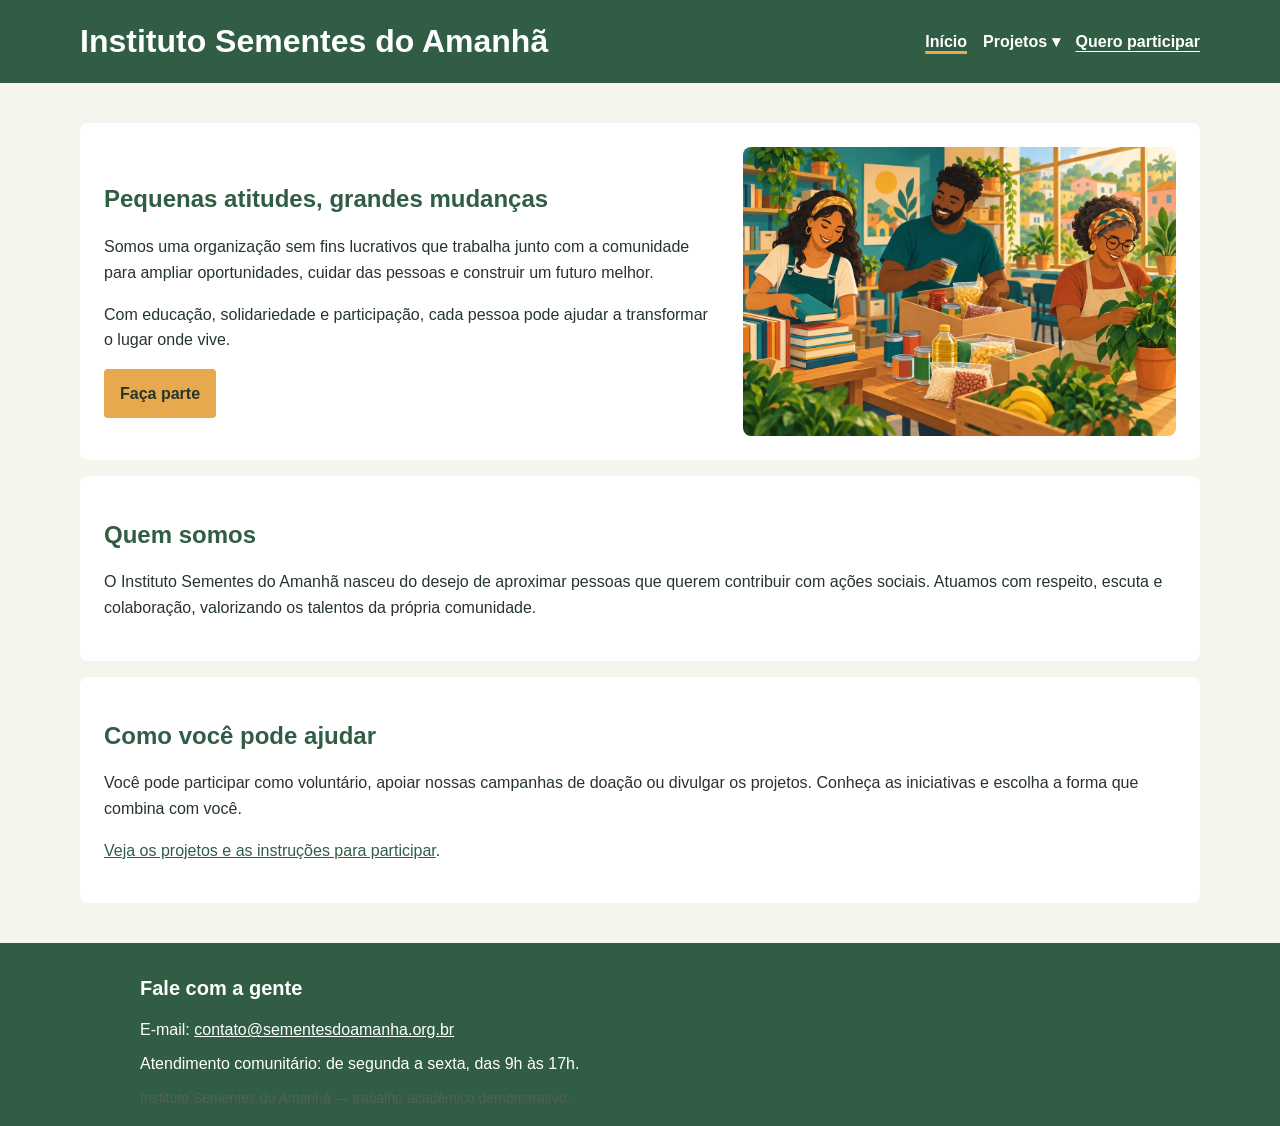
<file: index.html>
<!DOCTYPE html>
<html lang="pt-BR">
<head>
  <meta charset="UTF-8">
  <meta name="viewport" content="width=device-width, initial-scale=1.0">
  <title>Instituto Sementes do Amanhã</title>
  <link rel="stylesheet" href="assets/css/estilos.css">
</head>
<body>
  <header>
    <h1>Instituto Sementes do Amanhã</h1>
    <nav aria-label="Menu principal">
      <button class="menu-toggle" type="button" aria-expanded="false" aria-controls="menu-principal">
        <span class="icone-menu" aria-hidden="true">☰</span>
        <span>Menu</span>
      </button>
      <ul id="menu-principal" class="menu-principal">
        <li><a href="index.html" aria-current="page">Início</a></li>
        <li class="menu-dropdown">
          <details>
            <summary>Projetos</summary>
            <ul class="submenu">
              <li><a href="projetos.html">Todos os projetos</a></li>
              <li><a href="projetos.html#projeto-social">Projetos sociais</a></li>
              <li><a href="projetos.html#voluntariado">Voluntariado</a></li>
              <li><a href="projetos.html#doacoes">Doações</a></li>
            </ul>
          </details>
        </li>
        <li><a href="cadastro.html">Quero participar</a></li>
      </ul>
    </nav>
  </header>
  <main>
    <section class="hero" aria-labelledby="boas-vindas">
      <div>
        <h2 id="boas-vindas">Pequenas atitudes, grandes mudanças</h2>
        <p>Somos uma organização sem fins lucrativos que trabalha junto com a comunidade para ampliar oportunidades, cuidar das pessoas e construir um futuro melhor.</p>
        <p>Com educação, solidariedade e participação, cada pessoa pode ajudar a transformar o lugar onde vive.</p>
        <a class="botao" href="cadastro.html">Faça parte</a>
      </div>
      <picture>
        <source srcset="assets/images/sementes-comunidade.webp" type="image/webp">
        <source srcset="assets/images/sementes-comunidade.png" type="image/png">
        <img src="assets/images/sementes-comunidade.jpg" alt="Três voluntários organizam doações de livros e alimentos e cuidam de plantas em um centro comunitário">
      </picture>
    </section>
    <section aria-labelledby="quem-somos">
      <h2 id="quem-somos">Quem somos</h2>
      <p>O Instituto Sementes do Amanhã nasceu do desejo de aproximar pessoas que querem contribuir com ações sociais. Atuamos com respeito, escuta e colaboração, valorizando os talentos da própria comunidade.</p>
    </section>
    <section aria-labelledby="como-ajudar">
      <h2 id="como-ajudar">Como você pode ajudar</h2>
      <p>Você pode participar como voluntário, apoiar nossas campanhas de doação ou divulgar os projetos. Conheça as iniciativas e escolha a forma que combina com você.</p>
      <p><a href="projetos.html">Veja os projetos e as instruções para participar</a>.</p>
    </section>
  </main>
  <footer>
    <h2>Fale com a gente</h2>
    <p>E-mail: <a href="mailto:contato@sementesdoamanha.org.br">contato@sementesdoamanha.org.br</a></p>
    <p>Atendimento comunitário: de segunda a sexta, das 9h às 17h.</p>
    <small>Instituto Sementes do Amanhã — trabalho acadêmico demonstrativo.</small>
  </footer>
  <script src="assets/js/menu.js" defer></script>
</body>
</html>
</file>
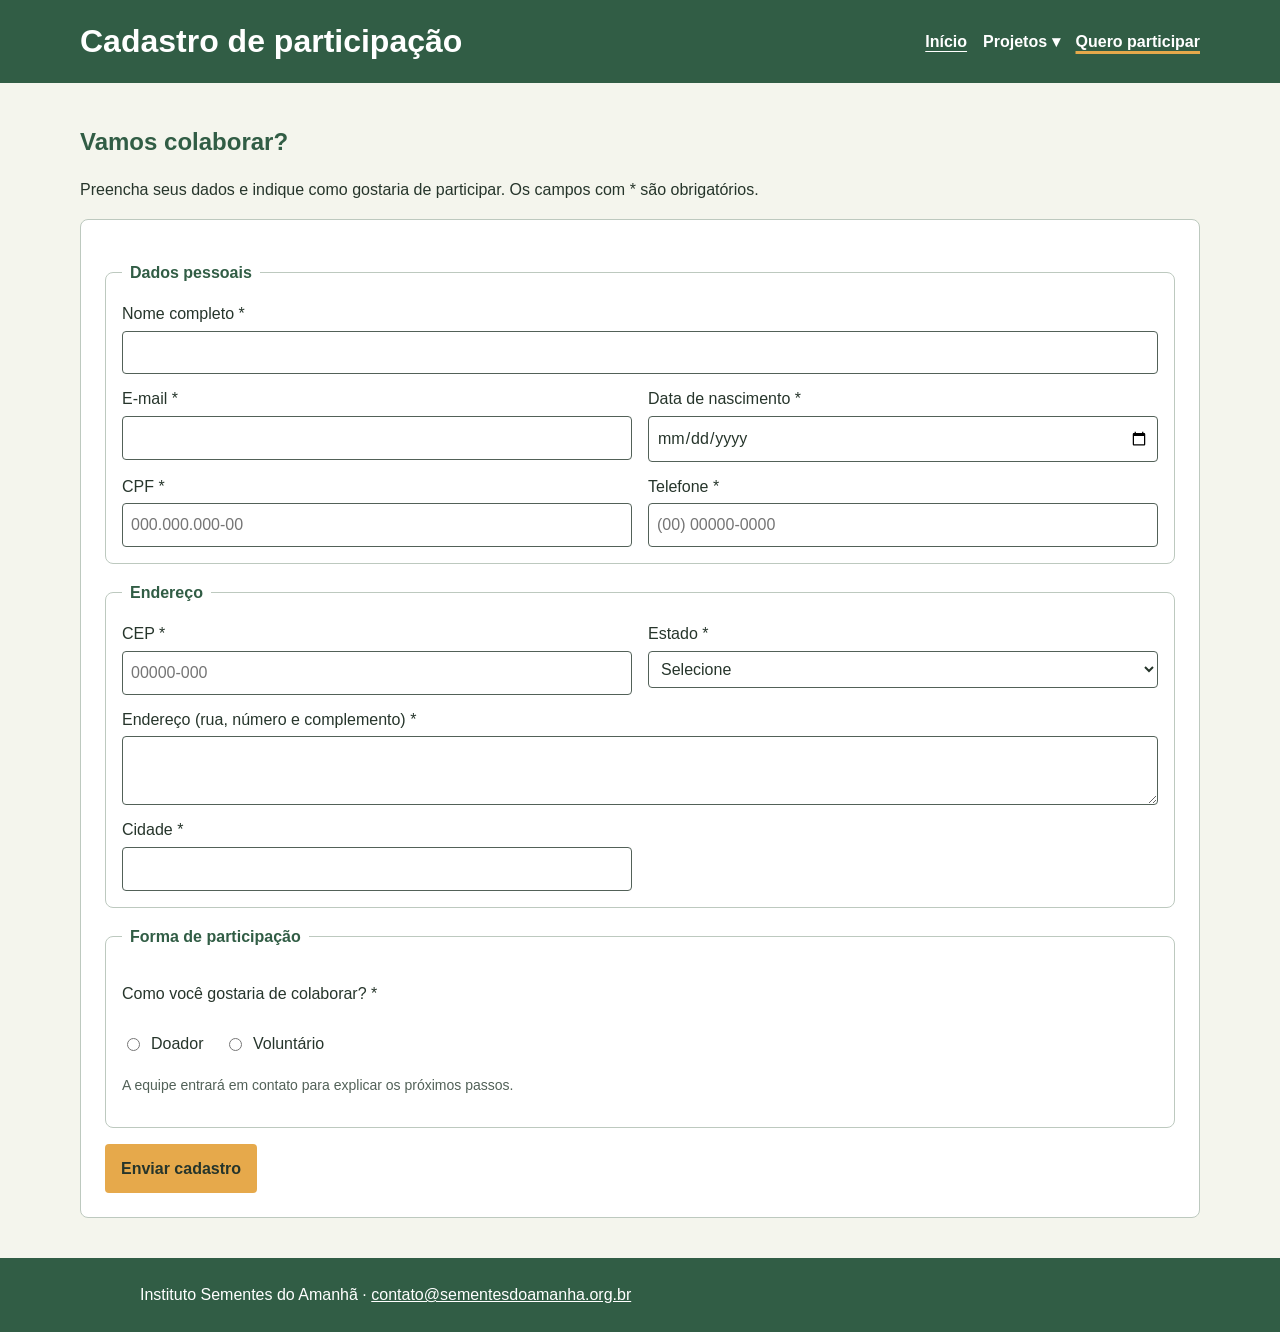
<file: cadastro.html>
<!DOCTYPE html>
<html lang="pt-BR">
<head>
  <meta charset="UTF-8">
  <meta name="viewport" content="width=device-width, initial-scale=1.0">
  <title>Cadastro | Instituto Sementes do Amanhã</title>
  <link rel="stylesheet" href="assets/css/estilos.css">
</head>
<body>
  <header>
    <h1>Cadastro de participação</h1>
    <nav aria-label="Menu principal">
      <button class="menu-toggle" type="button" aria-expanded="false" aria-controls="menu-principal">
        <span class="icone-menu" aria-hidden="true">☰</span>
        <span>Menu</span>
      </button>
      <ul id="menu-principal" class="menu-principal">
        <li><a href="index.html">Início</a></li>
        <li class="menu-dropdown">
          <details>
            <summary>Projetos</summary>
            <ul class="submenu">
              <li><a href="projetos.html">Todos os projetos</a></li>
              <li><a href="projetos.html#projeto-social">Projetos sociais</a></li>
              <li><a href="projetos.html#voluntariado">Voluntariado</a></li>
              <li><a href="projetos.html#doacoes">Doações</a></li>
            </ul>
          </details>
        </li>
        <li><a href="cadastro.html" aria-current="page">Quero participar</a></li>
      </ul>
    </nav>
  </header>
  <main>
    <h2>Vamos colaborar?</h2>
    <p>Preencha seus dados e indique como gostaria de participar. Os campos com * são obrigatórios.</p>
    <form action="#" method="get">
      <fieldset>
        <legend>Dados pessoais</legend>
        <div class="grade">
          <div class="campo campo-completo"><label for="nome">Nome completo *</label><input id="nome" name="nome" type="text" autocomplete="name" required></div>
          <div class="campo"><label for="email">E-mail *</label><input id="email" name="email" type="email" autocomplete="email" required></div>
          <div class="campo"><label for="nascimento">Data de nascimento *</label><input id="nascimento" name="nascimento" type="date" autocomplete="bday" required></div>
          <div class="campo"><label for="cpf">CPF *</label><input id="cpf" name="cpf" type="text" inputmode="numeric" placeholder="000.000.000-00" pattern="[0-9]{3}\.[0-9]{3}\.[0-9]{3}-[0-9]{2}" title="Digite no formato 000.000.000-00" maxlength="14" required></div>
          <div class="campo"><label for="telefone">Telefone *</label><input id="telefone" name="telefone" type="tel" autocomplete="tel" placeholder="(00) 00000-0000" pattern="\([0-9]{2}\) [0-9]{5}-[0-9]{4}" title="Digite no formato (00) 00000-0000" maxlength="15" required></div>
        </div>
      </fieldset>
      <fieldset>
        <legend>Endereço</legend>
        <div class="grade">
          <div class="campo"><label for="cep">CEP *</label><input id="cep" name="cep" type="text" inputmode="numeric" autocomplete="postal-code" placeholder="00000-000" pattern="[0-9]{5}-[0-9]{3}" title="Digite no formato 00000-000" maxlength="9" required></div>
          <div class="campo"><label for="estado">Estado *</label><select id="estado" name="estado" autocomplete="address-level1" required>
            <option value="">Selecione</option>
            <option value="AC">Acre</option><option value="AL">Alagoas</option><option value="AP">Amapá</option><option value="AM">Amazonas</option>
            <option value="BA">Bahia</option><option value="CE">Ceará</option><option value="DF">Distrito Federal</option><option value="ES">Espírito Santo</option>
            <option value="GO">Goiás</option><option value="MA">Maranhão</option><option value="MT">Mato Grosso</option><option value="MS">Mato Grosso do Sul</option>
            <option value="MG">Minas Gerais</option><option value="PA">Pará</option><option value="PB">Paraíba</option><option value="PR">Paraná</option>
            <option value="PE">Pernambuco</option><option value="PI">Piauí</option><option value="RJ">Rio de Janeiro</option><option value="RN">Rio Grande do Norte</option>
            <option value="RS">Rio Grande do Sul</option><option value="RO">Rondônia</option><option value="RR">Roraima</option><option value="SC">Santa Catarina</option>
            <option value="SP">São Paulo</option><option value="SE">Sergipe</option><option value="TO">Tocantins</option>
          </select></div>
          <div class="campo campo-completo"><label for="endereco">Endereço (rua, número e complemento) *</label><textarea id="endereco" name="endereco" autocomplete="street-address" rows="2" required></textarea></div>
          <div class="campo"><label for="cidade">Cidade *</label><input id="cidade" name="cidade" type="text" autocomplete="address-level2" required></div>
        </div>
      </fieldset>
      <fieldset>
        <legend>Forma de participação</legend>
        <p>Como você gostaria de colaborar? *</p>
        <label class="opcao"><input type="radio" name="participacao" value="doador" required> Doador</label>
        <label class="opcao"><input type="radio" name="participacao" value="voluntario" required> Voluntário</label>
        <p class="ajuda">A equipe entrará em contato para explicar os próximos passos.</p>
      </fieldset>
      <button type="submit">Enviar cadastro</button>
    </form>
    <p class="toast" id="mensagem-cadastro" role="status" aria-live="polite" hidden></p>
    <dialog class="modal-feedback" id="confirmacao-cadastro" aria-labelledby="titulo-confirmacao">
      <h2 id="titulo-confirmacao">Cadastro recebido!</h2>
      <p>Obrigado por querer colaborar. Nossa equipe entrará em contato para conversar sobre os próximos passos.</p>
      <form method="dialog"><button type="submit">Entendi</button></form>
    </dialog>
  </main>
  <footer><p>Instituto Sementes do Amanhã · <a href="mailto:contato@sementesdoamanha.org.br">contato@sementesdoamanha.org.br</a></p></footer>
  <script src="assets/js/menu.js" defer></script>
  <script src="assets/js/feedback.js" defer></script>
</body>
</html>
</file>
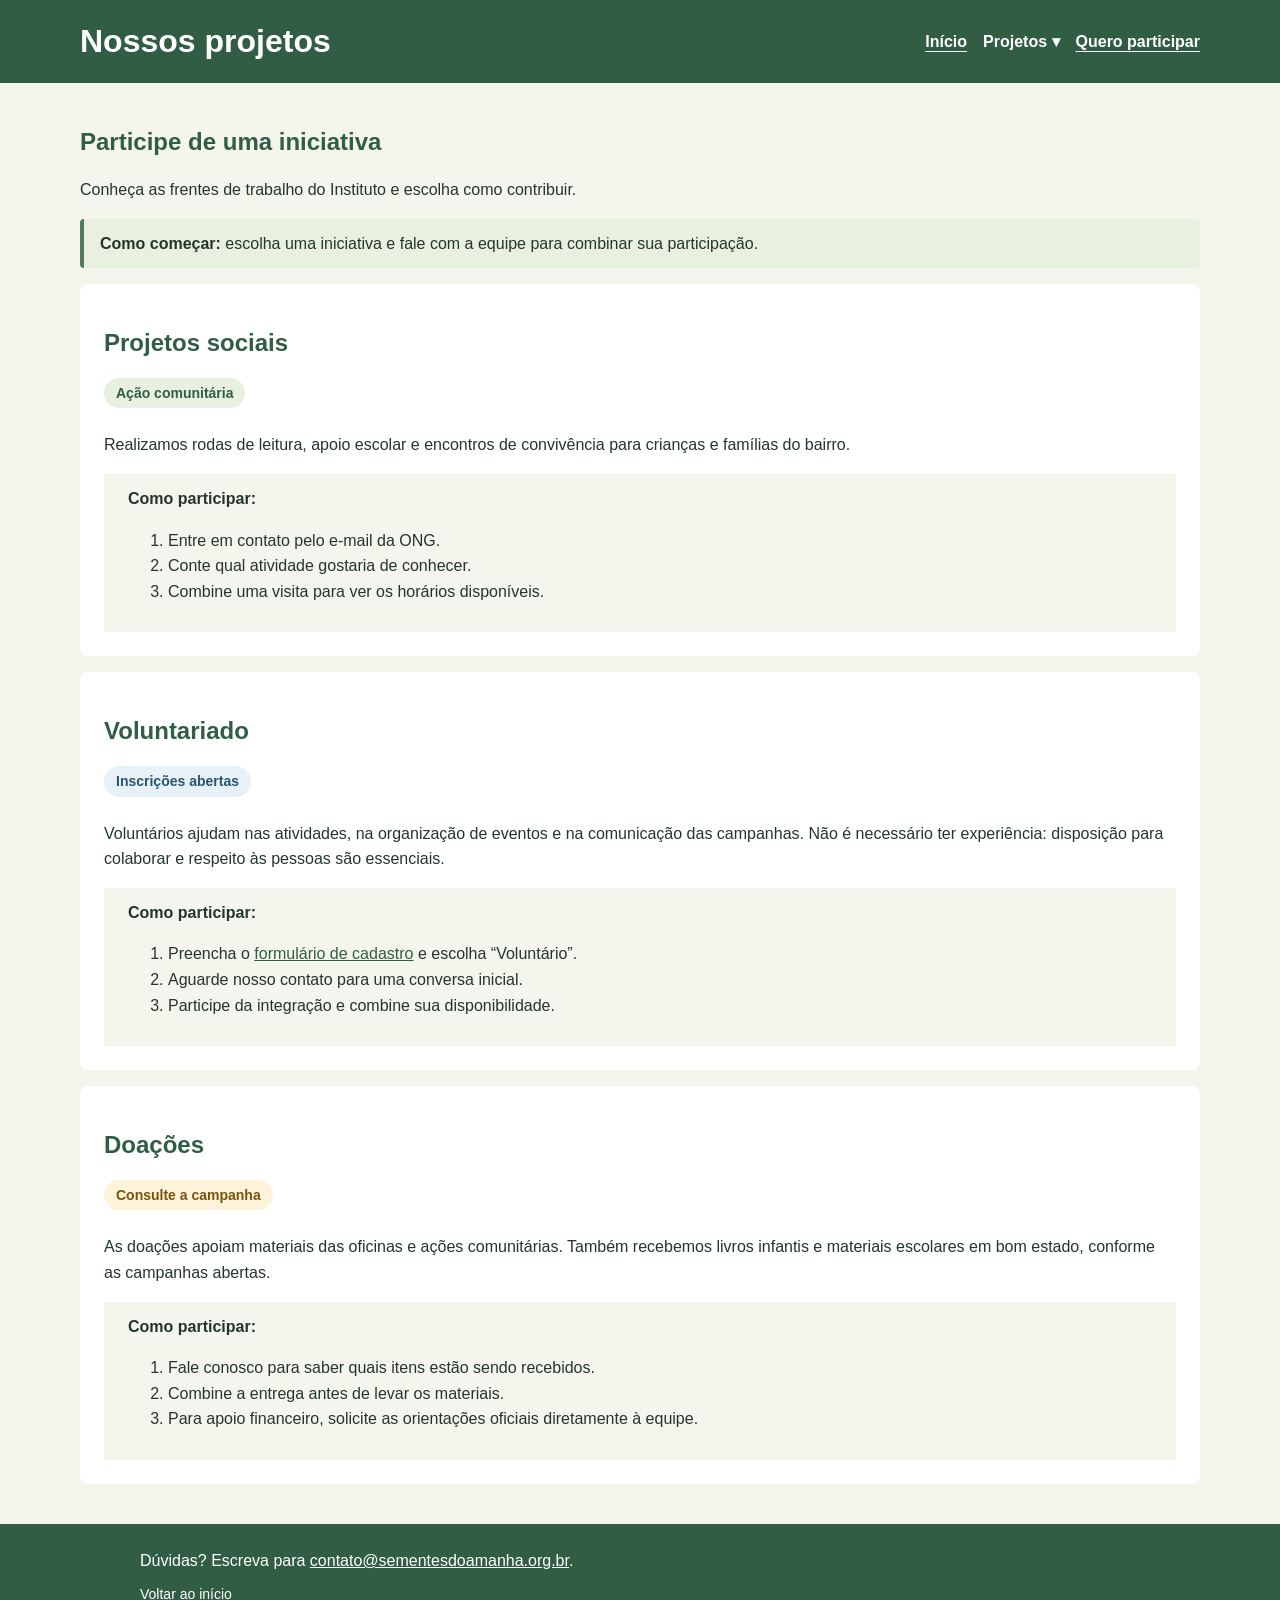
<file: projetos.html>
<!DOCTYPE html>
<html lang="pt-BR">
<head>
  <meta charset="UTF-8">
  <meta name="viewport" content="width=device-width, initial-scale=1.0">
  <title>Projetos | Instituto Sementes do Amanhã</title>
  <link rel="stylesheet" href="assets/css/estilos.css">
</head>
<body>
  <header>
    <h1>Nossos projetos</h1>
    <nav aria-label="Menu principal">
      <button class="menu-toggle" type="button" aria-expanded="false" aria-controls="menu-principal">
        <span class="icone-menu" aria-hidden="true">☰</span>
        <span>Menu</span>
      </button>
      <ul id="menu-principal" class="menu-principal">
        <li><a href="index.html">Início</a></li>
        <li class="menu-dropdown">
          <details>
            <summary>Projetos</summary>
            <ul class="submenu">
              <li><a href="projetos.html" aria-current="page">Todos os projetos</a></li>
              <li><a href="projetos.html#projeto-social">Projetos sociais</a></li>
              <li><a href="projetos.html#voluntariado">Voluntariado</a></li>
              <li><a href="projetos.html#doacoes">Doações</a></li>
            </ul>
          </details>
        </li>
        <li><a href="cadastro.html">Quero participar</a></li>
      </ul>
    </nav>
  </header>
  <main>
    <h2>Participe de uma iniciativa</h2>
    <p>Conheça as frentes de trabalho do Instituto e escolha como contribuir.</p>
    <div class="alerta alerta-info" role="note"><strong>Como começar:</strong> escolha uma iniciativa e fale com a equipe para combinar sua participação.</div>
    <section aria-labelledby="projeto-social">
      <h2 id="projeto-social">Projetos sociais</h2>
      <span class="badge badge-verde">Ação comunitária</span>
      <p>Realizamos rodas de leitura, apoio escolar e encontros de convivência para crianças e famílias do bairro.</p>
      <div class="passos"><strong>Como participar:</strong><ol><li>Entre em contato pelo e-mail da ONG.</li><li>Conte qual atividade gostaria de conhecer.</li><li>Combine uma visita para ver os horários disponíveis.</li></ol></div>
    </section>
    <section aria-labelledby="voluntariado">
      <h2 id="voluntariado">Voluntariado</h2>
      <span class="badge badge-azul">Inscrições abertas</span>
      <p>Voluntários ajudam nas atividades, na organização de eventos e na comunicação das campanhas. Não é necessário ter experiência: disposição para colaborar e respeito às pessoas são essenciais.</p>
      <div class="passos"><strong>Como participar:</strong><ol><li>Preencha o <a href="cadastro.html">formulário de cadastro</a> e escolha “Voluntário”.</li><li>Aguarde nosso contato para uma conversa inicial.</li><li>Participe da integração e combine sua disponibilidade.</li></ol></div>
    </section>
    <section aria-labelledby="doacoes">
      <h2 id="doacoes">Doações</h2>
      <span class="badge badge-amarelo">Consulte a campanha</span>
      <p>As doações apoiam materiais das oficinas e ações comunitárias. Também recebemos livros infantis e materiais escolares em bom estado, conforme as campanhas abertas.</p>
      <div class="passos"><strong>Como participar:</strong><ol><li>Fale conosco para saber quais itens estão sendo recebidos.</li><li>Combine a entrega antes de levar os materiais.</li><li>Para apoio financeiro, solicite as orientações oficiais diretamente à equipe.</li></ol></div>
    </section>
  </main>
  <footer>
    <p>Dúvidas? Escreva para <a href="mailto:contato@sementesdoamanha.org.br">contato@sementesdoamanha.org.br</a>.</p>
    <small><a href="index.html">Voltar ao início</a></small>
  </footer>
  <script src="assets/js/menu.js" defer></script>
</body>
</html>
</file>
<file: assets/css/estilos.css>
/* Design system básico do Instituto Sementes do Amanhã */
:root {
  /* Cores principais */
  --cor-verde-escuro: #315d45;
  --cor-verde: #52785e;
  --cor-verde-claro: #b9d39c;
  --cor-verde-fundo: #e8f1df;
  --cor-destaque: #e6a94b;

  /* Cores neutras e de apoio */
  --cor-fundo: #f4f5ed;
  --cor-superficie: #ffffff;
  --cor-texto: #26352b;
  --cor-texto-suave: #526158;
  --cor-borda: #bdc9bf;
  --cor-foco: #8b5e12;

  /* Tipografia: cinco tamanhos */
  --fonte-pequena: 0.875rem;
  --fonte-base: 1rem;
  --fonte-media: 1.25rem;
  --fonte-titulo: 1.5rem;
  --fonte-destaque: 2rem;
  --familia-fonte: Arial, sans-serif;

  /* Espaçamentos modulares, em múltiplos de 4 px */
  --espaco-1: 0.25rem;
  --espaco-2: 0.5rem;
  --espaco-3: 0.75rem;
  --espaco-4: 1rem;
  --espaco-6: 1.5rem;
  --espaco-8: 2rem;
  --espaco-12: 3rem;
}

* {
  box-sizing: border-box;
}

body {
  margin: 0;
  background: var(--cor-fundo);
  color: var(--cor-texto);
  font-family: var(--familia-fonte);
  font-size: var(--fonte-base);
  line-height: 1.6;
}

header,
footer {
  padding: var(--espaco-4) max(var(--espaco-4), calc((100% - 1000px) / 2));
  background: var(--cor-verde-escuro);
  color: var(--cor-superficie);
}

header {
  display: flex;
  align-items: center;
  justify-content: space-between;
  gap: var(--espaco-4);
}

header h1 {
  margin: 0;
  font-size: var(--fonte-destaque);
}

nav ul {
  display: flex;
  flex-wrap: wrap;
  gap: var(--espaco-4);
  margin: 0;
  padding: 0;
  list-style: none;
}

.menu-toggle {
  display: none;
}

.menu-principal {
  align-items: center;
}

.menu-dropdown {
  position: relative;
}

.menu-dropdown summary {
  color: var(--cor-superficie);
  font-weight: bold;
  cursor: pointer;
  list-style: none;
}

.menu-dropdown summary::-webkit-details-marker {
  display: none;
}

.menu-dropdown summary::after {
  content: " ▾";
}

.submenu {
  position: absolute;
  z-index: 5;
  top: 100%;
  left: 0;
  min-width: 220px;
  flex-direction: column;
  align-items: stretch;
  gap: 0;
  padding: var(--espaco-2);
  border: 1px solid var(--cor-borda);
  border-radius: var(--espaco-1);
  background: var(--cor-superficie);
}

.menu-dropdown details:not([open]) > .submenu {
  display: none;
}

.menu-dropdown details[open] > .submenu {
  display: flex;
}

.submenu a {
  display: block;
  padding: var(--espaco-2);
  color: var(--cor-texto);
  text-decoration: none;
}

.submenu a:hover {
  background: var(--cor-fundo);
  color: var(--cor-verde-escuro);
}

nav a,
footer a {
  color: var(--cor-superficie);
}

nav a {
  font-weight: bold;
  text-underline-offset: var(--espaco-1);
}

nav a[aria-current="page"] {
  text-decoration-thickness: 3px;
  text-decoration-color: var(--cor-destaque);
}

main {
  width: min(100% - var(--espaco-8), 1000px);
  margin: 0 auto;
  padding: var(--espaco-6) 0;
}

section,
form {
  margin: var(--espaco-4) 0;
  padding: var(--espaco-6);
  border-radius: var(--espaco-2);
  background: var(--cor-superficie);
}

h2 {
  color: var(--cor-verde-escuro);
  font-size: var(--fonte-titulo);
  line-height: 1.25;
}

.hero {
  display: grid;
  grid-template-columns: repeat(12, minmax(0, 1fr));
  align-items: center;
  gap: var(--espaco-6);
}

.hero h2 {
  font-size: var(--fonte-titulo);
}

.hero > div {
  grid-column: span 7;
}

.hero > picture {
  grid-column: span 5;
}

.hero img {
  display: block;
  width: 100%;
  border-radius: var(--espaco-2);
}

a {
  color: var(--cor-verde-escuro);
}

a:hover {
  color: var(--cor-verde);
}

.menu-dropdown summary:hover {
  text-decoration: underline;
  text-decoration-color: var(--cor-destaque);
}

.botao,
button {
  display: inline-block;
  padding: var(--espaco-3) var(--espaco-4);
  border: 0;
  border-radius: var(--espaco-1);
  background: var(--cor-destaque);
  color: var(--cor-texto);
  font: inherit;
  font-weight: bold;
  text-decoration: none;
  cursor: pointer;
}

.botao:hover,
button:hover {
  background: var(--cor-verde-claro);
  color: var(--cor-texto);
}

.passos {
  padding: var(--espaco-3) var(--espaco-6);
  background: var(--cor-fundo);
}

.badge {
  display: inline-block;
  margin-bottom: var(--espaco-2);
  padding: var(--espaco-1) var(--espaco-3);
  border-radius: 999px;
  font-size: var(--fonte-pequena);
  font-weight: bold;
}

.badge-verde {
  background: var(--cor-verde-fundo);
  color: var(--cor-verde-escuro);
}

.badge-azul {
  background: #e7f1f7;
  color: #28566e;
}

.badge-amarelo {
  background: #fff3d9;
  color: #79520d;
}

.alerta {
  margin: var(--espaco-4) 0;
  padding: var(--espaco-3) var(--espaco-4);
  border-left: 4px solid var(--cor-verde);
  border-radius: var(--espaco-1);
  background: var(--cor-verde-fundo);
}

.alerta-info {
  border-color: var(--cor-verde);
}

.toast {
  margin: var(--espaco-4) 0;
  padding: var(--espaco-3) var(--espaco-4);
  border: 1px solid var(--cor-verde-claro);
  border-radius: var(--espaco-2);
  background: var(--cor-verde-fundo);
}

.toast[hidden] {
  display: none;
}

.modal-feedback {
  width: min(100% - var(--espaco-8), 460px);
  padding: var(--espaco-6);
  border: 0;
  border-radius: var(--espaco-2);
  color: var(--cor-texto);
  box-shadow: 0 16px 40px rgb(38 53 43 / 25%);
}

.modal-feedback::backdrop {
  background: rgb(38 53 43 / 55%);
}

.modal-feedback h2 {
  margin-top: 0;
}

.modal-feedback form {
  margin-bottom: 0;
  padding: 0;
  border: 0;
}

form {
  border: 1px solid var(--cor-borda);
}

fieldset {
  margin: var(--espaco-4) 0;
  padding: var(--espaco-4);
  border: 1px solid var(--cor-borda);
  border-radius: var(--espaco-2);
}

legend {
  padding: 0 var(--espaco-2);
  color: var(--cor-verde-escuro);
  font-weight: bold;
}

.grade {
  display: grid;
  grid-template-columns: repeat(2, minmax(0, 1fr));
  gap: var(--espaco-3) var(--espaco-4);
}

.campo {
  display: flex;
  flex-direction: column;
  gap: var(--espaco-1);
}

.campo-completo {
  grid-column: 1 / -1;
}

input,
select,
textarea {
  width: 100%;
  padding: var(--espaco-2);
  border: 1px solid var(--cor-texto-suave);
  border-radius: var(--espaco-1);
  background: var(--cor-superficie);
  color: var(--cor-texto);
  font: inherit;
}

input[type="radio"] {
  width: auto;
}

input:focus-visible,
select:focus-visible,
textarea:focus-visible,
button:focus-visible,
a:focus-visible,
summary:focus-visible {
  outline: 3px solid var(--cor-foco);
  outline-offset: 2px;
}

.opcao {
  display: inline-flex;
  align-items: center;
  gap: var(--espaco-2);
  margin: var(--espaco-2) var(--espaco-4) var(--espaco-1) 0;
}

.ajuda,
small {
  color: var(--cor-texto-suave);
  font-size: var(--fonte-pequena);
}

footer h2 {
  color: var(--cor-superficie);
  font-size: var(--fonte-media);
}

footer p {
  margin: var(--espaco-2) 0;
}

@media (min-width: 1200px) {
  header {
    padding-right: max(var(--espaco-8), calc((100% - 1120px) / 2));
    padding-left: max(var(--espaco-8), calc((100% - 1120px) / 2));
  }

  main {
    width: calc(100% - var(--espaco-12));
    max-width: 1120px;
  }
}

@media (max-width: 1024px) {
  header {
    gap: var(--espaco-3);
  }

  header h1 {
    font-size: var(--fonte-titulo);
  }

  nav ul {
    gap: var(--espaco-3);
  }

  .hero {
    gap: var(--espaco-4);
  }
}
@media (max-width: 700px) {
  header {
    align-items: flex-start;
    flex-direction: column;
  }

  header h1 {
    font-size: var(--fonte-titulo);
  }

  nav {
    width: 100%;
  }

  .menu-toggle {
    display: inline-flex;
    align-items: center;
    gap: var(--espaco-2);
  }

  .menu-principal {
    width: 100%;
    flex-direction: column;
    align-items: stretch;
    gap: var(--espaco-2);
    overflow: hidden;
    transition: max-height 0.25s ease, opacity 0.2s ease;
  }

  html.js .menu-principal {
    max-height: 0;
    visibility: hidden;
    opacity: 0;
  }

  html.js .menu-principal.is-open {
    max-height: 30rem;
    padding-top: var(--espaco-3);
    visibility: visible;
    opacity: 1;
  }

  .menu-dropdown,
  .menu-dropdown details {
    width: 100%;
  }

  .submenu {
    position: static;
    width: 100%;
    min-width: 0;
    margin-top: var(--espaco-2);
  }

  .hero {
    grid-template-columns: 1fr;
  }

  .hero > div,
  .hero > picture {
    grid-column: 1 / -1;
  }
}

@media (max-width: 520px) {
  main {
    width: min(100% - var(--espaco-4), 1000px);
  }

  section,
  form {
    padding: var(--espaco-4);
  }

  .grade {
    grid-template-columns: 1fr;
  }

  .campo-completo {
    grid-column: auto;
  }
}
@media (max-width: 380px) {
  header,
  footer {
    padding-right: var(--espaco-3);
    padding-left: var(--espaco-3);
  }

  nav ul {
    gap: var(--espaco-2);
  }

  nav a {
    font-size: var(--fonte-pequena);
  }

  .botao,
  button {
    width: 100%;
    text-align: center;
  }

  .menu-toggle {
    width: auto;
  }
}
</file>
